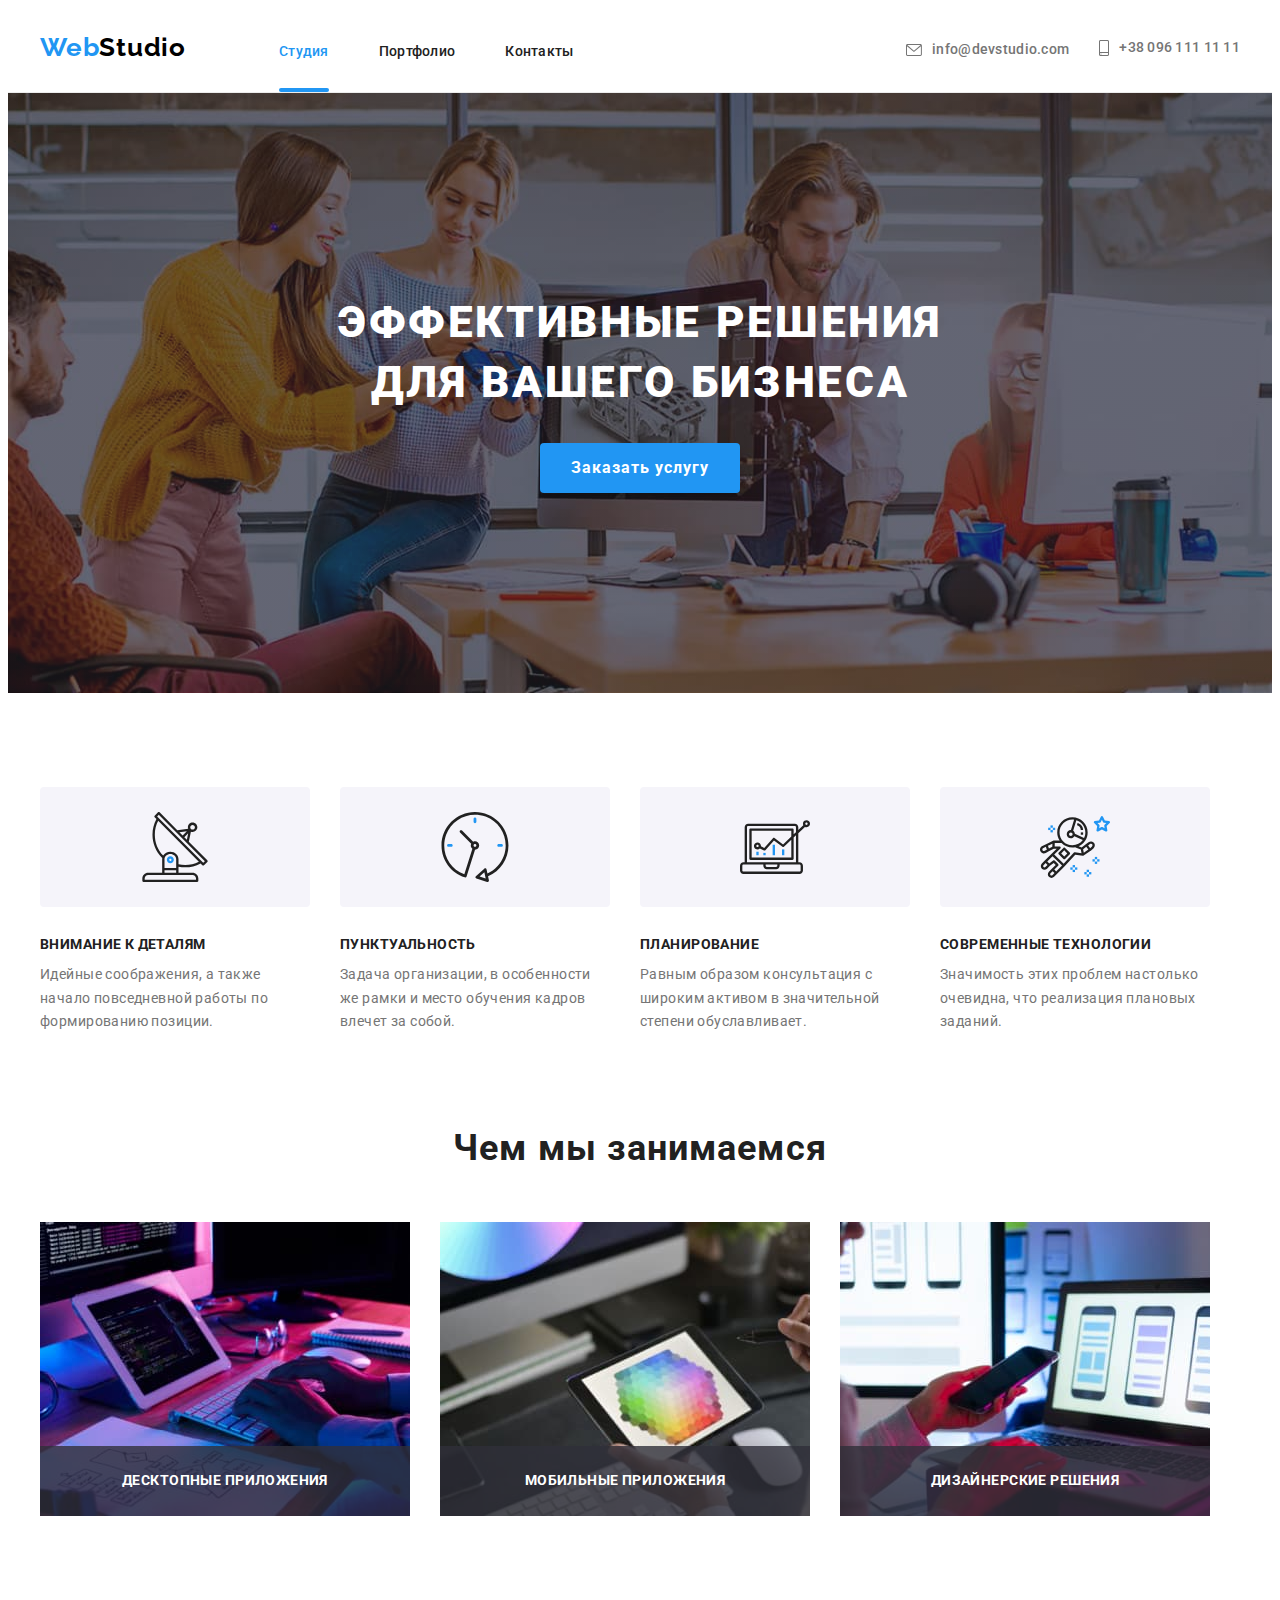
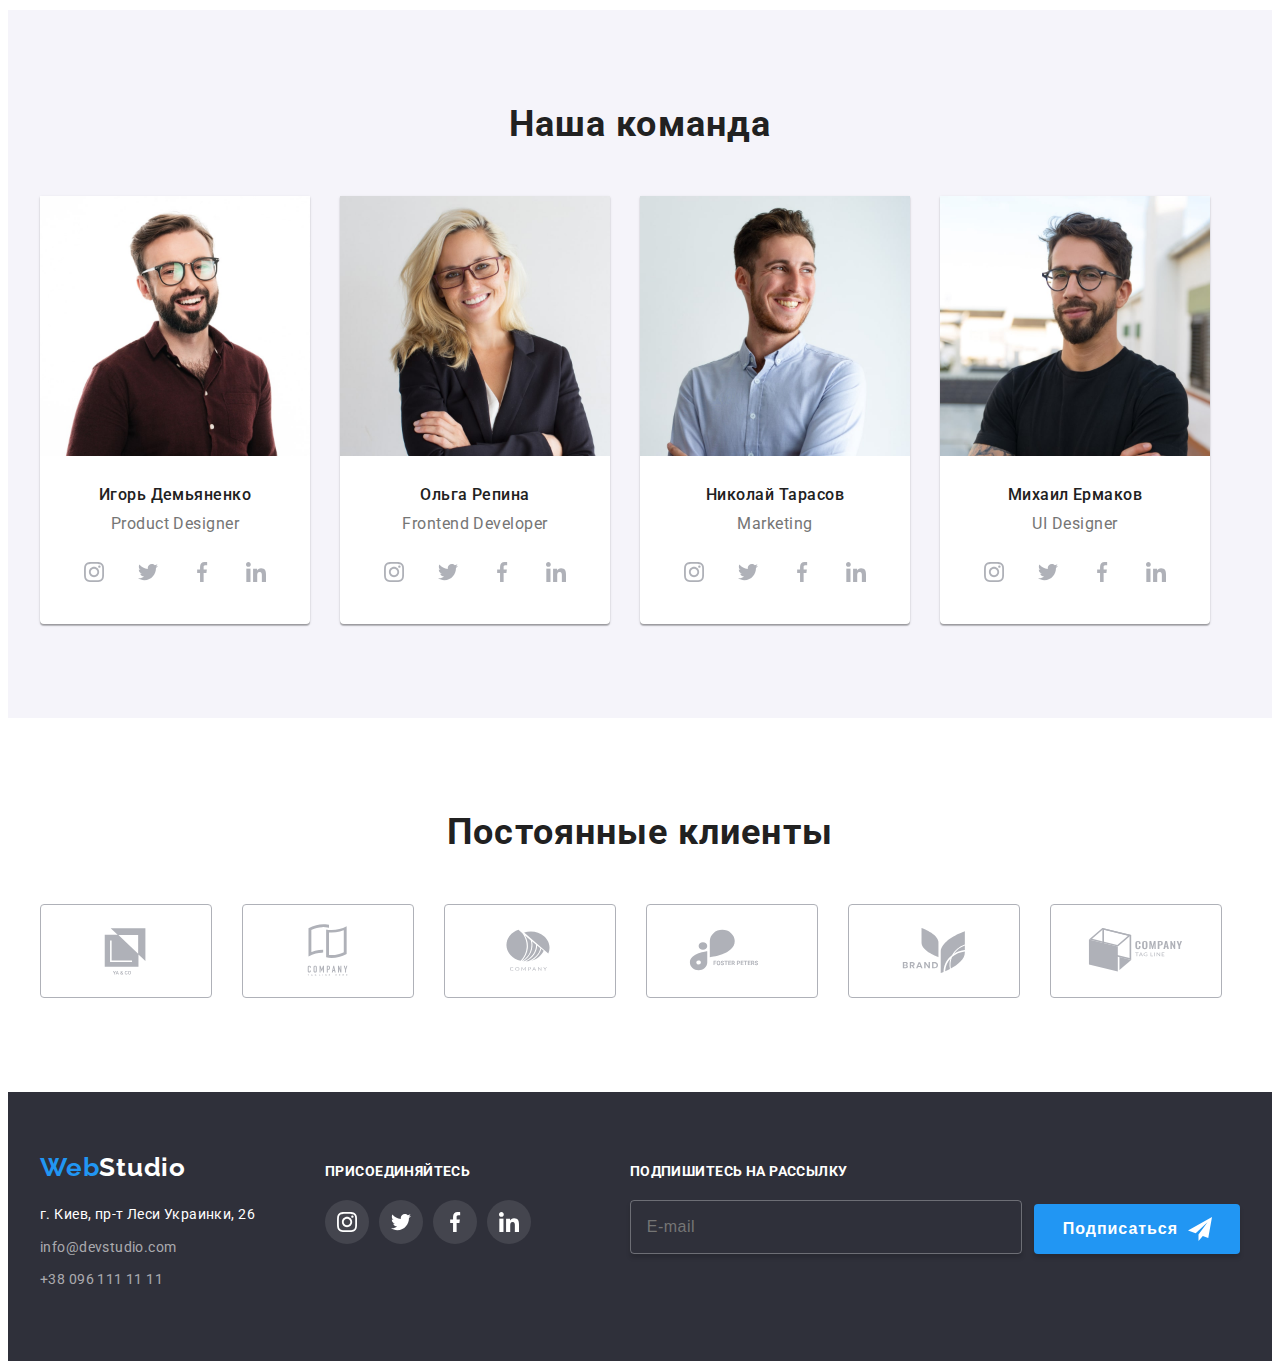
<file: index.html>
<!DOCTYPE html>
<html lang="ru">
  <head>
    <meta charset="UTF-8" />
    <meta http-equiv="X-UA-Compatible" content="IE=edge" />
    <meta name="viewport" content="width=device-width, initial-scale=1.0" />
    <title>WebStudio</title>
    <link rel="preconnect" href="https://fonts.googleapis.com" />
    <link rel="preconnect" href="https://fonts.gstatic.com" crossorigin />
    <link
      href="https://fonts.googleapis.com/css2?family=Raleway:wght@700&family=Roboto:wght@400;500;700;900&display=swap"
      rel="stylesheet"
    />
    <link
      rel="stylesheet"
      href="https://cdnjs.cloudflare.com/ajax/libs/modern-normalize/1.1.0/modern-normalize.min.css"
      integrity="sha512-wpPYUAdjBVSE4KJnH1VR1HeZfpl1ub8YT/NKx4PuQ5NmX2tKuGu6U/JRp5y+Y8XG2tV+wKQpNHVUX03MfMFn9Q=="
      crossorigin="anonymous"
      referrerpolicy="no-referrer"
    />
    <link rel="stylesheet" href="./css/styles.css" />
  </head>
  <body>
    <header class="header">
      <div class="container">
        <a class="header-logo link" lang="en" href="./index.html">
          <span class="header-logo-web">Web</span><span class="header-logo-studio">Studio</span>
        </a>
        <nav>
          <ul class="list wrap">
            <li class="header-list">
              <a class="current header-link link" href="./index.html">Студия</a>
            </li>
            <li class="header-list">
              <a class="header-link link" href="./portfolio.html">Портфолио</a>
            </li>
            <li class="header-list">
              <a class="header-link link" href="">Контакты</a>
            </li>
          </ul>
        </nav>
        <ul class="list wrap header-connect">
          <li class="">
            <a class="header-gmail link" href="mailto:info@devstudio.com">
              <svg class="heder-icon" width="16" height="12">
                <use href="./images/icons.svg#icon-envelope"></use></svg
              >info@devstudio.com</a
            >
          </li>
          <li class="">
            <a class="header-tel link" href="tel:+380961111111">
              <svg class="heder-icon" width="10" height="16">
                <use href="./images/icons.svg#icon-smartphone"></use></svg
              >+38 096 111 11 11</a
            >
          </li>
        </ul>
      </div>
    </header>
    <main class="main">
      <section class="main-title">
        <div class="container">
          <h1 class="main-title-text">Эффективные решения для вашего бизнеса</h1>
          <button class="title-btn" type="button" data-modal-open>Заказать услугу</button>
        </div>
      </section>
      <section class="items">
        <div class="container">
          <ul class="list wrap">
            <li class="items-list">
              <div class="items-icon">
                <svg width="70" height="70">
                  <use href="./images/icons.svg#icon-antenna"></use>
                </svg>
              </div>
              <h3 class="list-item">Внимание к деталям</h3>
              <p class="list-aside">
                Идейные соображения, а также начало повседневной работы по формированию позиции.
              </p>
            </li>
            <li class="items-list">
              <div class="items-icon">
                <svg width="70" height="70">
                  <use href="./images/icons.svg#icon-clock"></use>
                </svg>
              </div>
              <h3 class="list-item">Пунктуальность</h3>
              <p class="list-aside">
                Задача организации, в особенности же рамки и место обучения кадров влечет за собой.
              </p>
            </li>
            <li class="items-list">
              <div class="items-icon">
                <svg width="70" height="70">
                  <use href="./images/icons.svg#icon-diagram"></use>
                </svg>
              </div>
              <h3 class="list-item">Планирование</h3>
              <p class="list-aside">
                Равным образом консультация с широким активом в значительной степени обуславливает.
              </p>
            </li>
            <li class="items-list">
              <div class="items-icon">
                <svg width="70" height="70">
                  <use href="./images/icons.svg#icon-astronaut"></use>
                </svg>
              </div>
              <h3 class="list-item">Современные технологии</h3>
              <p class="list-aside">
                Значимость этих проблем настолько очевидна, что реализация плановых заданий.
              </p>
            </li>
          </ul>
        </div>
      </section>
      <section class="work">
        <div class="container">
          <h2 class="work-title">Чем мы занимаемся</h2>
          <ul class="list wrap">
            <li class="work-list">
              <img
                class="img-no-gap"
                src="./images/img1.jpg"
                width="370"
                height="294"
                alt="Создание структуры и написание кода"
              />
              <p class="work-text">Десктопные приложения</p>
            </li>
            <li class="work-list">
              <img
                class="img-no-gap"
                src="./images/img2.jpg"
                width="370"
                height="294"
                alt="Создание приложения для мобильного"
              />
              <p class="work-text">Мобильные приложения</p>
            </li>
            <li class="work-list">
              <img
                class="img-no-gap"
                src="./images/img3.jpg"
                width="370"
                height="294"
                alt="Подбор цветовых решений"
              />
              <p class="work-text">Дизайнерские решения</p>
            </li>
          </ul>
        </div>
      </section>
      <section class="comands">
        <div class="container">
          <h2 class="comands-title">Наша команда</h2>
          <ul class="list wrap">
            <li class="comands-list">
              <img
                class="img-no-gap"
                src="./images/comand1.jpg"
                width="270"
                height="260"
                alt="Игорь Демьяненко"
              />
              <div class="team-card">
                <h3 class="comands-name">Игорь Демьяненко</h3>
                <p class="comands-prof" lang="en">Product Designer</p>
                <ul class="list comand-soc-list wrap">
                  <li class="comand-soc-item">
                    <a class="comand-soc-link" href="">
                      <svg class="comand-soc-icon" width="20" height="20">
                        <use href="./images/icons.svg#icon-instagram"></use>
                      </svg>
                    </a>
                  </li>
                  <li class="comand-soc-item">
                    <a class="comand-soc-link" href="">
                      <svg class="comand-soc-icon" width="20" height="20">
                        <use href="./images/icons.svg#icon-twitter"></use>
                      </svg>
                    </a>
                  </li>
                  <li class="comand-soc-item">
                    <a class="comand-soc-link" href="">
                      <svg class="comand-soc-icon" width="20" height="20">
                        <use href="./images/icons.svg#icon-facebook"></use>
                      </svg>
                    </a>
                  </li>
                  <li class="comand-soc-item">
                    <a class="comand-soc-link" href="">
                      <svg class="comand-soc-icon" width="20" height="20">
                        <use href="./images/icons.svg#icon-linkedin"></use>
                      </svg>
                    </a>
                  </li>
                </ul>
              </div>
            </li>
            <li class="comands-list">
              <img
                class="img-no-gap"
                src="./images/comand2.jpg"
                width="270"
                height="260"
                alt="Ольга Репина"
              />
              <div class="team-card">
                <h3 class="comands-name">Ольга Репина</h3>
                <p class="comands-prof" lang="en">Frontend Developer</p>
                <ul class="list comand-soc-list">
                  <li class="comand-soc-item">
                    <a class="comand-soc-link" href="">
                      <svg class="comand-soc-icon" width="20" height="20">
                        <use href="./images/icons.svg#icon-instagram"></use>
                      </svg>
                    </a>
                  </li>
                  <li class="comand-soc-item">
                    <a class="comand-soc-link" href="">
                      <svg class="comand-soc-icon" width="20" height="20">
                        <use href="./images/icons.svg#icon-twitter"></use>
                      </svg>
                    </a>
                  </li>
                  <li class="comand-soc-item">
                    <a class="comand-soc-link" href="">
                      <svg class="comand-soc-icon" width="20" height="20">
                        <use href="./images/icons.svg#icon-facebook"></use>
                      </svg>
                    </a>
                  </li>
                  <li class="comand-soc-item">
                    <a class="comand-soc-link" href="">
                      <svg class="comand-soc-icon" width="20" height="20">
                        <use href="./images/icons.svg#icon-linkedin"></use>
                      </svg>
                    </a>
                  </li>
                </ul>
              </div>
            </li>
            <li class="comands-list">
              <img
                class="img-no-gap"
                src="./images/comand3.jpg"
                width="270"
                height="260"
                alt="Николай Тарасов"
              />
              <div class="team-card">
                <h3 class="comands-name">Николай Тарасов</h3>
                <p class="comands-prof" lang="en">Marketing</p>
                <ul class="list comand-soc-list">
                  <li class="comand-soc-item">
                    <a class="comand-soc-link" href="">
                      <svg class="comand-soc-icon" width="20" height="20">
                        <use href="./images/icons.svg#icon-instagram"></use>
                      </svg>
                    </a>
                  </li>
                  <li class="comand-soc-item">
                    <a class="comand-soc-link" href="">
                      <svg class="comand-soc-icon" width="20" height="20">
                        <use href="./images/icons.svg#icon-twitter"></use>
                      </svg>
                    </a>
                  </li>
                  <li class="comand-soc-item">
                    <a class="comand-soc-link" href="">
                      <svg class="comand-soc-icon" width="20" height="20">
                        <use href="./images/icons.svg#icon-facebook"></use>
                      </svg>
                    </a>
                  </li>
                  <li class="comand-soc-item">
                    <a class="comand-soc-link" href="">
                      <svg class="comand-soc-icon" width="20" height="20">
                        <use href="./images/icons.svg#icon-linkedin"></use>
                      </svg>
                    </a>
                  </li>
                </ul>
              </div>
            </li>
            <li class="comands-list">
              <img
                class="img-no-gap"
                src="./images/comand4.jpg"
                width="270"
                height="260"
                alt="Михаил Ермаков"
              />
              <div class="team-card">
                <h3 class="comands-name">Михаил Ермаков</h3>
                <p class="comands-prof" lang="en">UI Designer</p>
                <ul class="list comand-soc-list">
                  <li class="comand-soc-item">
                    <a class="comand-soc-link" href="">
                      <svg class="comand-soc-icon" width="20" height="20">
                        <use href="./images/icons.svg#icon-instagram"></use>
                      </svg>
                    </a>
                  </li>
                  <li class="comand-soc-item">
                    <a class="comand-soc-link" href="">
                      <svg class="comand-soc-icon" width="20" height="20">
                        <use href="./images/icons.svg#icon-twitter"></use>
                      </svg>
                    </a>
                  </li>
                  <li class="comand-soc-item">
                    <a class="comand-soc-link" href="">
                      <svg class="comand-soc-icon" width="20" height="20">
                        <use href="./images/icons.svg#icon-facebook"></use>
                      </svg>
                    </a>
                  </li>
                  <li class="comand-soc-item">
                    <a class="comand-soc-link" href="">
                      <svg class="comand-soc-icon" width="20" height="20">
                        <use href="./images/icons.svg#icon-linkedin"></use>
                      </svg>
                    </a>
                  </li>
                </ul>
              </div>
            </li>
          </ul>
        </div>
      </section>
      <section class="client">
        <div class="container">
          <h2 class="client-title">Постоянные клиенты</h2>
          <ul class="list wrap">
            <li class="client-list">
              <a class="client-link" href="">
                <svg class="client-icon" width="106" height="60">
                  <use href="./images/icons.svg#icon-Logo1"></use>
                </svg>
              </a>
            </li>
            <li class="client-list">
              <a class="client-link" href="">
                <svg class="client-icon" width="106" height="60">
                  <use href="./images/icons.svg#icon-Logo2"></use>
                </svg>
              </a>
            </li>
            <li class="client-list">
              <a class="client-link" href="">
                <svg class="client-icon" width="106" height="60">
                  <use href="./images/icons.svg#icon-Logo3"></use>
                </svg>
              </a>
            </li>
            <li class="client-list">
              <a class="client-link" href="">
                <svg class="client-icon" width="106" height="60">
                  <use href="./images/icons.svg#icon-Logo4"></use>
                </svg>
              </a>
            </li>
            <li class="client-list">
              <a class="client-link" href="">
                <svg class="client-icon" width="106" height="60">
                  <use href="./images/icons.svg#icon-Logo5"></use>
                </svg>
              </a>
            </li>
            <li class="client-list">
              <a class="client-link" href="">
                <svg class="client-icon" width="106" height="60">
                  <use href="./images/icons.svg#icon-Logo6"></use>
                </svg>
              </a>
            </li>
          </ul>
        </div>
      </section>
    </main>
    <footer class="footer">
      <div class="container wrap">
        <div class="footer-item">
          <div class="footer-logo-item">
            <a class="footer-logo link" lang="en" href="./index.html">
              <span class="footer-logo-web">Web</span><span class="footer-logo-studio">Studio</span>
            </a>
          </div>
          <address>
            <ul class="list">
              <li>
                <p class="address">г. Киев, пр-т Леси Украинки, 26</p>
              </li>
              <li>
                <a class="footer-gmail link" href="mailto:info@devstudio.com">info@devstudio.com</a>
              </li>
              <li><a class="footer-tel link" href="tel:+380961111111">+38 096 111 11 11</a></li>
            </ul>
          </address>
        </div>
        <div class="conect">
          <p class="footer-conect-item">присоединяйтесь</p>
          <ul class="list wrap">
            <li class="footer-soc-list">
              <a class="footer-soc-link" href="https://www.instagram.com/">
                <svg width="20" height="20">
                  <use href="./images/icons.svg#icon-instagram"></use>
                </svg>
              </a>
            </li>
            <li class="footer-soc-list">
              <a class="footer-soc-link" href="">
                <svg width="20" height="20">
                  <use href="./images/icons.svg#icon-twitter"></use>
                </svg>
              </a>
            </li>
            <li class="footer-soc-list">
              <a class="footer-soc-link" href="">
                <svg width="20" height="20">
                  <use href="./images/icons.svg#icon-facebook"></use>
                </svg>
              </a>
            </li>
            <li class="footer-soc-list">
              <a class="footer-soc-link" href="">
                <svg width="20" height="20">
                  <use href="./images/icons.svg#icon-linkedin"></use>
                </svg>
              </a>
            </li>
          </ul>
        </div>
        <form class="footer-form">
          <div>
            <label for="footer-mail" class="footer-label">Подпишитесь на рассылку</label>
            <input
              type="text"
              class="footer-input"
              name="mail"
              id="footer-mail"
              placeholder="E-mail"
            />
          </div>
          <button type="submit" class="footer-button">
            Подписаться
            <svg class="footer-button-icon" width="24" height="24">
              <use href="./images/icons.svg#icon-icon-send"></use>
            </svg>
          </button>
        </form>
      </div>
    </footer>
    <div class="backdrop is-hidden" data-modal>
      <div class="modal">
        <button class="modal-btn" type="button" data-modal-close>
          <svg class="client-icon" width="24" height="11">
            <use href="./images/icons.svg#icon-Vector"></use>
          </svg>
        </button>
        <form>
          <p class="modal-title">Оставьте свои данные, мы вам перезвоним</p>
          <div class="modal-field">
            <label class="modal-input" for="user-name">Имя</label>
            <div class="modal-input-wrap">
              <input
                type="text"
                class="modal-user-input"
                name="user-name"
                id="user-name"
                required
              />
              <svg class="input-icon" width="18" height="18">
                <use href="./images/icons.svg#icon-person"></use>
              </svg>
            </div>
          </div>
          <div class="modal-field">
            <label class="modal-input" for="user-tel">Телефон</label>
            <div class="modal-input-wrap">
              <input
                type="tel"
                class="modal-user-input"
                name="user-tel"
                id="user-tel"
                required
                title="+38----------"
              />
              <svg class="input-icon" width="18" height="18">
                <use href="./images/icons.svg#icon-phone"></use>
              </svg>
            </div>
          </div>
          <div class="modal-field">
            <label class="modal-input" for="user-email">Почта</label>
            <div class="modal-input-wrap">
              <input
                type="email"
                class="modal-user-input"
                name="user-email"
                id="user-email"
                required
              />
              <svg class="input-icon" width="18" height="18">
                <use href="./images/icons.svg#icon-email"></use>
              </svg>
            </div>
          </div>
          <div class="modal-field text">
            <label class="modal-input" for="user-text"> Комментарий </label>
            <textarea
              name="user-text"
              id="user-text"
              class="modal-user-coment"
              placeholder="Введите текст"
            ></textarea>
          </div>
          <label class="modal-field-accept">
            <input
              type="checkbox"
              class="input-accept-hidden visually-hidden"
              name="accept"
              value="accept"
            />
            Соглашаюсь с рассылкой и принимаю
            <a href="" class="check-link">Условия договора</a>
            <span class="input-accept"></span>
          </label>
          <button type="submit" class="form-button">Отправить</button>
        </form>
      </div>
    </div>
    <script src="./js/modal.js"></script>
  </body>
</html>
</file>
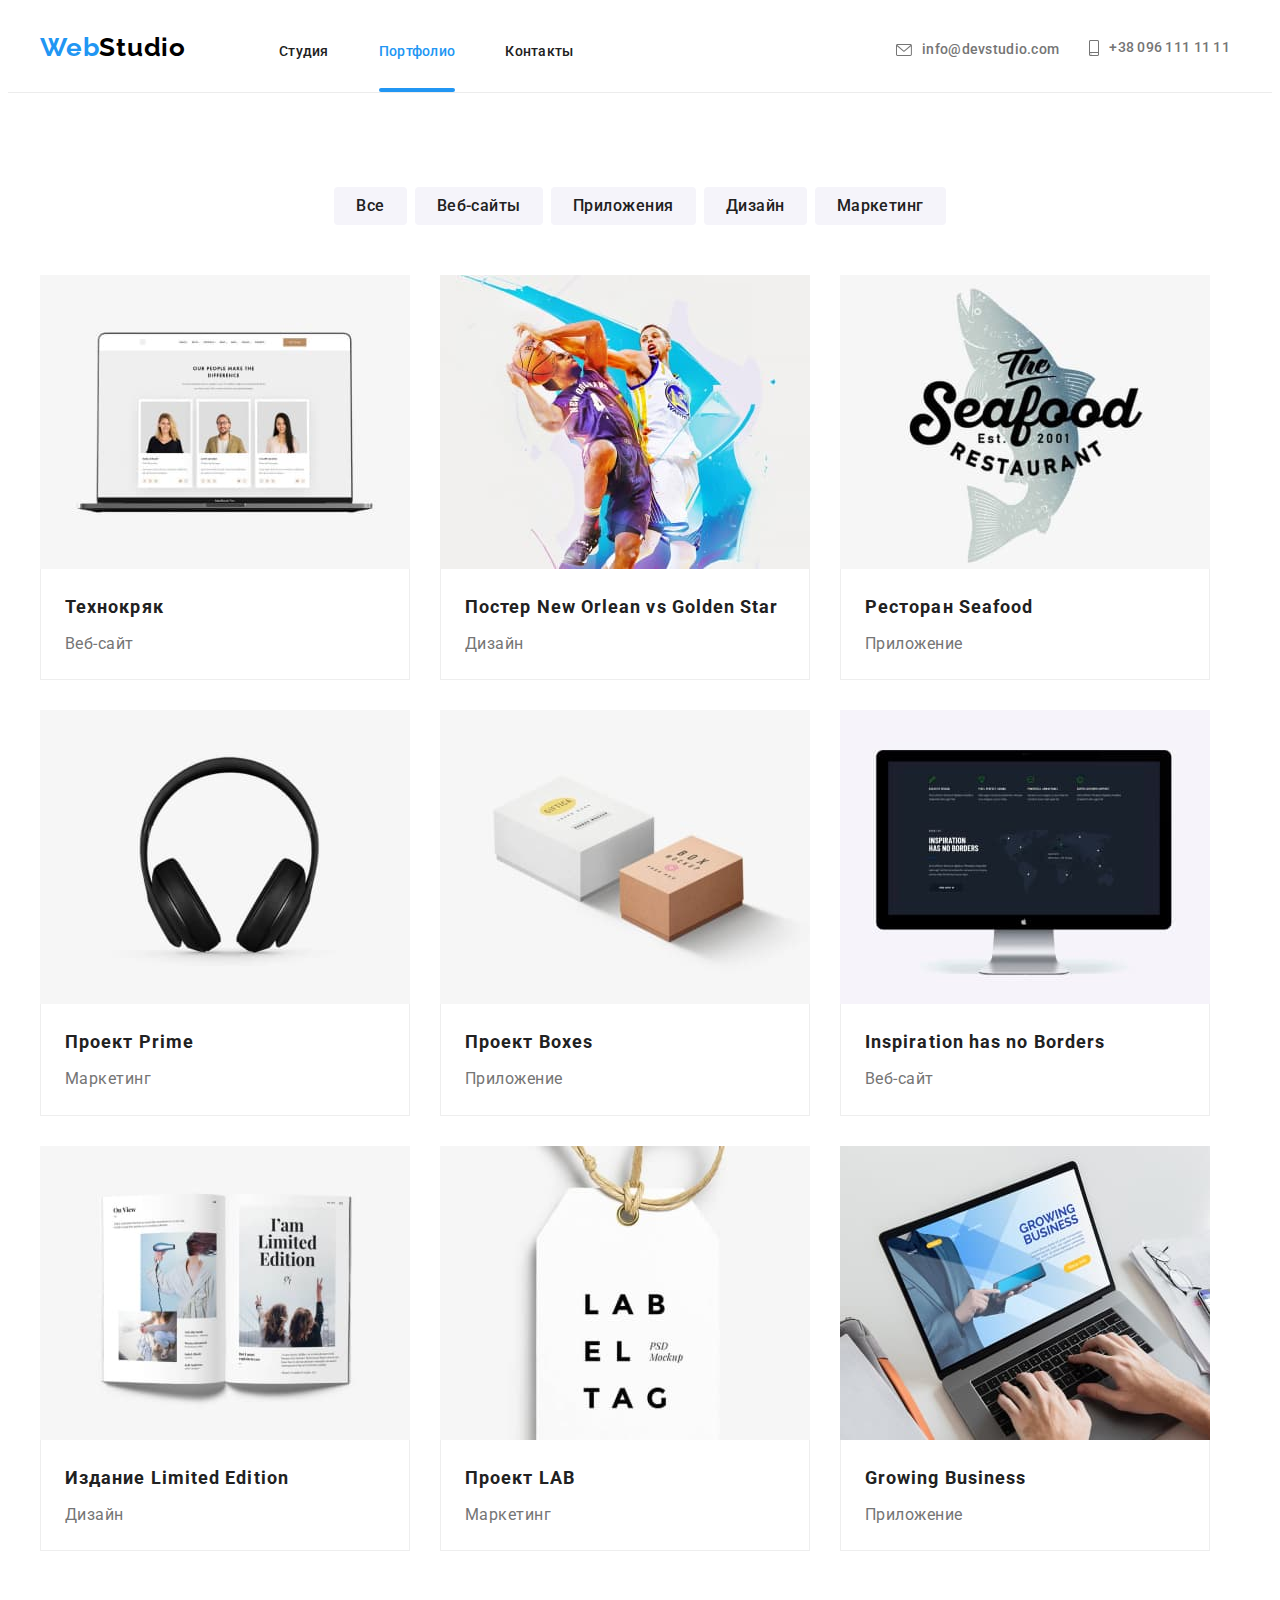
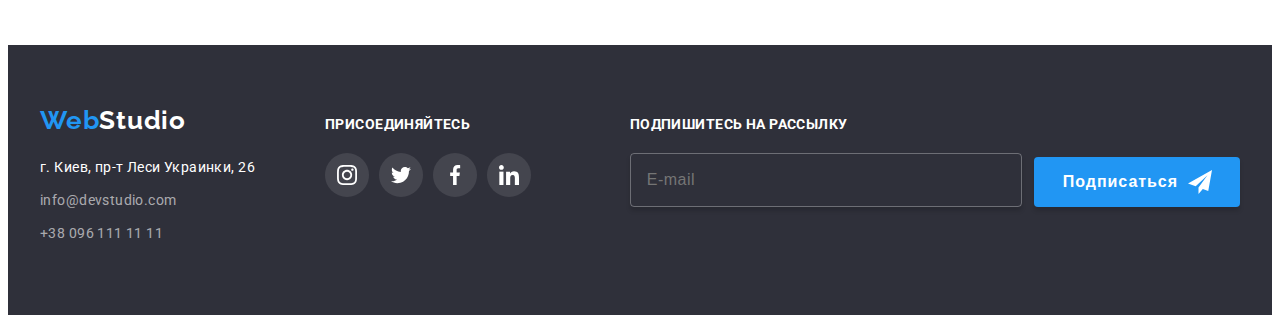
<file: portfolio.html>
<!DOCTYPE html>
<html lang="ru">
  <head>
    <meta charset="UTF-8" />
    <meta http-equiv="X-UA-Compatible" content="IE=edge" />
    <meta name="viewport" content="width=device-width, initial-scale=1.0" />
    <title>WebStudio</title>
    <link rel="preconnect" href="https://fonts.googleapis.com" />
    <link rel="preconnect" href="https://fonts.gstatic.com" crossorigin />
    <link
      href="https://fonts.googleapis.com/css2?family=Raleway:wght@700&family=Roboto:wght@400;500;700;900&display=swap"
      rel="stylesheet"
    />
    <link
      rel="stylesheet"
      href="https://cdnjs.cloudflare.com/ajax/libs/modern-normalize/1.1.0/modern-normalize.min.css"
      integrity="sha512-wpPYUAdjBVSE4KJnH1VR1HeZfpl1ub8YT/NKx4PuQ5NmX2tKuGu6U/JRp5y+Y8XG2tV+wKQpNHVUX03MfMFn9Q=="
      crossorigin="anonymous"
      referrerpolicy="no-referrer"
    />
    <link rel="stylesheet" href="./css/styles.css" />
  </head>
  <body>
    <header class="header">
      <div class="container">
        <a class="header-logo link" lang="en" href="./index.html">
          <span class="header-logo-web">Web</span><span class="header-logo-studio">Studio</span>
        </a>
        <nav>
          <ul class="list wrap">
            <li class="header-list">
              <a class="header-link link" href="./index.html">Студия</a>
            </li>
            <li class="header-list">
              <a class="current header-link link" href="./portfolio.html">Портфолио</a>
            </li>
            <li class="header-list">
              <a class="header-link link" href="">Контакты</a>
            </li>
          </ul>
        </nav>
        <ul class="list wrap header-connect">
          <li>
            <a class="header-gmail link" href="mailto:info@devstudio.com">
              <svg class="heder-icon" width="16" height="12">
                <use href="./images/icons.svg#icon-envelope"></use>
              </svg>
              info@devstudio.com
            </a>
          </li>
          <li>
            <a class="header-tel heder-icon link" href="tel:+380961111111">
              <svg class="heder-icon" width="10" height="16">
                <use href="./images/icons.svg#icon-smartphone"></use>
              </svg>
              +38 096 111 11 11
            </a>
          </li>
        </ul>
      </div>
    </header>
    <main>
      <h1 class="visually-hidden">WebStudio Портфолио</h1>
      <section class="portfolio">
        <div class="container">
          <ul class="list wrap list-button">
            <li class="button-item">
              <button class="btn-portfolio" type="button">Все</button>
            </li>
            <li class="button-item">
              <button class="btn-portfolio" type="button">Веб-сайты</button>
            </li>
            <li class="button-item">
              <button class="btn-portfolio" type="button">Приложения</button>
            </li>
            <li class="button-item">
              <button class="btn-portfolio" type="button">Дизайн</button>
            </li>
            <li class="button-item">
              <button class="btn-portfolio" type="button">Маркетинг</button>
            </li>
          </ul>
          <ul class="list list-portfolio">
            <li class="item-portfolio">
              <div class="portfolio-top-wrap">
                <img
                  class="img-portfolio"
                  src="./images/portfolio1.jpg"
                  width="370"
                  height="294"
                  alt="Технокряк"
                />
                <p class="portfolio-top-text">
                  Ресурс предлагает комплексные предложения с разным уровнем функционала и сервисов.
                  Все это позволит посетителю получить исчерпывающие сведения о компании или частном
                  лице.
                </p>
              </div>
              <div class="item-text-portfolio">
                <h2 class="filter-title">Технокряк</h2>
                <p class="filter-item">Веб-сайт</p>
              </div>
            </li>
            <li class="item-portfolio">
              <div class="portfolio-top-wrap">
                <img
                  class="img-portfolio"
                  src="./images/portfolio2.jpg"
                  width="370"
                  height="294"
                  alt="Постер New Orlean vs Golden Star"
                />
                <p class="portfolio-top-text">
                  Ресурс предлагает комплексные предложения с разным уровнем функционала и сервисов.
                  Все это позволит посетителю получить исчерпывающие сведения о компании или частном
                  лице.
                </p>
              </div>
              <div class="item-text-portfolio">
                <h2 class="filter-title">
                  Постер <span lang="en">New Orlean vs Golden Star</span>
                </h2>
                <p class="filter-item">Дизайн</p>
              </div>
            </li>
            <li class="item-portfolio">
              <div class="portfolio-top-wrap">
                <img
                  class="img-portfolio"
                  src="./images/portfolio3.jpg"
                  width="370"
                  height="294"
                  alt="Ресторан Seafood"
                />
                <p class="portfolio-top-text">
                  Ресурс предлагает комплексные предложения с разным уровнем функционала и сервисов.
                  Все это позволит посетителю получить исчерпывающие сведения о компании или частном
                  лице.
                </p>
              </div>
              <div class="item-text-portfolio">
                <h2 class="filter-title">Ресторан <span lang="en">Seafood</span></h2>
                <p class="filter-item">Приложение</p>
              </div>
            </li>
            <li class="item-portfolio">
              <div class="portfolio-top-wrap">
                <img
                  class="img-portfolio"
                  src="./images/portfolio4.jpg"
                  width="370"
                  height="294"
                  alt="Проект Prime"
                />
                <p class="portfolio-top-text">
                  Ресурс предлагает комплексные предложения с разным уровнем функционала и сервисов.
                  Все это позволит посетителю получить исчерпывающие сведения о компании или частном
                  лице.
                </p>
              </div>
              <div class="item-text-portfolio">
                <h2 class="filter-title">Проект <span lang="en">Prime</span></h2>
                <p class="filter-item">Маркетинг</p>
              </div>
            </li>
            <li class="item-portfolio">
              <div class="portfolio-top-wrap">
                <img
                  class="img-portfolio"
                  src="./images/portfolio5.jpg"
                  width="370"
                  height="294"
                  alt="Проект Boxes"
                />
                <p class="portfolio-top-text">
                  Ресурс предлагает комплексные предложения с разным уровнем функционала и сервисов.
                  Все это позволит посетителю получить исчерпывающие сведения о компании или частном
                  лице.
                </p>
              </div>
              <div class="item-text-portfolio">
                <h2 class="filter-title">Проект <span lang="en">Boxes</span></h2>
                <p class="filter-item">Приложение</p>
              </div>
            </li>
            <li class="item-portfolio">
              <div class="portfolio-top-wrap">
                <img
                  class="img-portfolio"
                  src="./images/portfolio6.jpg"
                  width="370"
                  height="294"
                  alt="Inspiration has no Borders"
                />
                <p class="portfolio-top-text">
                  Ресурс предлагает комплексные предложения с разным уровнем функционала и сервисов.
                  Все это позволит посетителю получить исчерпывающие сведения о компании или частном
                  лице.
                </p>
              </div>
              <div class="item-text-portfolio">
                <h2 class="filter-title" lang="en">Inspiration has no Borders</h2>
                <p class="filter-item">Веб-сайт</p>
              </div>
            </li>
            <li class="item-portfolio">
              <div class="portfolio-top-wrap">
                <img
                  class="img-portfolio"
                  src="./images/portfolio7.jpg"
                  width="370"
                  height="294"
                  alt="Издание Limited Edition"
                />
                <p class="portfolio-top-text">
                  Ресурс предлагает комплексные предложения с разным уровнем функционала и сервисов.
                  Все это позволит посетителю получить исчерпывающие сведения о компании или частном
                  лице.
                </p>
              </div>
              <div class="item-text-portfolio">
                <h2 class="filter-title">Издание <span lang="en">Limited Edition</span></h2>
                <p class="filter-item">Дизайн</p>
              </div>
            </li>
            <li class="item-portfolio">
              <div class="portfolio-top-wrap">
                <img
                  class="img-portfolio"
                  src="./images/portfolio8.jpg"
                  width="370"
                  height="294"
                  alt="Проект LAB"
                />
                <p class="portfolio-top-text">
                  Ресурс предлагает комплексные предложения с разным уровнем функционала и сервисов.
                  Все это позволит посетителю получить исчерпывающие сведения о компании или частном
                  лице.
                </p>
              </div>
              <div class="item-text-portfolio">
                <h2 class="filter-title">Проект <span lang="en">LAB</span></h2>
                <p class="filter-item">Маркетинг</p>
              </div>
            </li>
            <li class="item-portfolio">
              <div class="portfolio-top-wrap">
                <img
                  class="img-portfolio"
                  src="./images/portfolio9.jpg"
                  width="370"
                  height="294"
                  alt="Growing Business"
                />
                <p class="portfolio-top-text">
                  Ресурс предлагает комплексные предложения с разным уровнем функционала и сервисов.
                  Все это позволит посетителю получить исчерпывающие сведения о компании или частном
                  лице.
                </p>
              </div>
              <div class="item-text-portfolio">
                <h2 class="filter-title" lang="en">Growing Business</h2>
                <p class="filter-item">Приложение</p>
              </div>
            </li>
          </ul>
        </div>
      </section>
    </main>
    <footer class="footer">
      <div class="container wrap">
        <div class="footer-item">
          <div class="footer-logo-item">
            <a class="footer-logo link" lang="en" href="./index.html">
              <span class="footer-logo-web">Web</span><span class="footer-logo-studio">Studio</span>
            </a>
          </div>
          <address>
            <ul class="list">
              <li>
                <p class="address">г. Киев, пр-т Леси Украинки, 26</p>
              </li>
              <li>
                <a class="footer-gmail link" href="mailto:info@devstudio.com">info@devstudio.com</a>
              </li>
              <li><a class="footer-tel link" href="tel:+380961111111">+38 096 111 11 11</a></li>
            </ul>
          </address>
        </div>
        <div class="conect">
          <p class="footer-conect-item">присоединяйтесь</p>
          <ul class="list wrap">
            <li class="footer-soc-list">
              <a class="footer-soc-link" href="https://www.instagram.com/">
                <svg width="20" height="20">
                  <use href="./images/icons.svg#icon-instagram"></use>
                </svg>
              </a>
            </li>
            <li class="footer-soc-list">
              <a class="footer-soc-link" href="">
                <svg width="20" height="20">
                  <use href="./images/icons.svg#icon-twitter"></use>
                </svg>
              </a>
            </li>
            <li class="footer-soc-list">
              <a class="footer-soc-link" href="">
                <svg width="20" height="20">
                  <use href="./images/icons.svg#icon-facebook"></use>
                </svg>
              </a>
            </li>
            <li class="footer-soc-list">
              <a class="footer-soc-link" href="">
                <svg width="20" height="20">
                  <use href="./images/icons.svg#icon-linkedin"></use>
                </svg>
              </a>
            </li>
          </ul>
        </div>
        <form class="footer-form">
          <div>
            <label for="footer-mail" class="footer-label">Подпишитесь на рассылку</label>
            <input
              type="text"
              class="footer-input"
              name="mail"
              id="footer-mail"
              placeholder="E-mail"
            />
          </div>
          <button type="submit" class="footer-button">
            Подписаться
            <svg class="footer-button-icon" width="24" height="24">
              <use href="./images/icons.svg#icon-icon-send"></use>
            </svg>
          </button>
        </form>
      </div>
    </footer>
  </body>
</html>
</file>
<file: css/styles.css>
:root {
    --title-text-color: #212121;    
    --accent-color: #2196F3;
    --logo-web: #2196F3;
    --logo-studio-heder: #000000;
    --logo-studio-footor: #FFFFFF;
}

body { 
    font-family: 'Roboto',  Tahoma, sans-serif;
    color: #757575;
}

p, h1, h2, h3, h4, h5, h6 {
    margin: 0;
}

ul, ol {
    padding-left: 0;
    margin: 0;
}

.visually-hidden {
    position: absolute;
    white-space: nowrap;
    width: 1px;
    height: 1px;
    overflow: hidden;
    border: 0;
    padding: 15px;
    clip: rect(0 0 0 0);
    clip-path: inset(50%);
    margin: -1px;
}

.list { 
    list-style: none;
}

.link { 
    text-decoration: none; 
}
.container {
    width: 1200px;
    margin-right: auto;
    margin-left: auto;
    padding-right: 15px;
    padding-left: 15px;
}

.wrap {
    display: flex;
    align-items: baseline;
}

.img-no-gap {
    display: block;
}

.backdrop {
    position: fixed;
    top: 0;
    left: 0;
    width: 100%;
    height: 100%;
    background-color: rgba(0, 0, 0, 0.2);
    display: flex;
    align-items: center;
    justify-content: center;
    transform: scale(1);
    transition: 
        transform 1500ms cubic-bezier(0.4, 0, 0.2, 1), 
        opacity 1500ms cubic-bezier(0.4, 0, 0.2, 1), 
        visibility 1500ms cubic-bezier(0.4, 0, 0.2, 1); 
}

.backdrop.is-hidden .modal {
    transform: scale(0); 
}

.is-hidden {
    opacity: 0;
    pointer-events: none;
    visibility: hidden;
}

.modal {
    position: absolute;
    padding: 40px;
    width: 528px;
    min-height: 581px;    
    border-radius: 4px;
    background-color: #ffffff;
    transition: transform 1500ms cubic-bezier(0.4, 0, 0.2, 1);
}

.modal-btn {
    position: absolute;
    top: 8px;
    right: 8px;
    width: 30px;
    height: 30px;
    border-radius: 50%;
    background-color: transparent;
    border: 1px solid rgba(0, 0, 0, 0.1);
    display: flex;
    justify-content: center;
    align-items: center; 
    cursor: pointer;   
}
.client-icon {
    transition: fill 250ms cubic-bezier(0.4, 0, 0.2, 1);;
}
.modal-btn:hover .client-icon {
  fill: var(--accent-color);  
}
.modal-title {
    font-weight: 700;
    font-size: 20px;
    line-height: 1.15;
    text-align: center;
    letter-spacing: 0.03em;    
    color: var(--title-text-color);
    margin-bottom: 12px;
}

.modal-field {
    /* outline: 1px dashed red; */
    margin-bottom: 10px;
}
.modal-field.text {
    /* outline: 1px dashed red; */
    margin-bottom: 20px;
}

.modal-input {
    display: block;
    font-size: 12px;
    line-height: 1.17;
    letter-spacing: 0.01em;
    color: #757575;

    margin-bottom: 4px;
}

.modal-user-input {
    width: 100%;
    height: 40px;
    border: 1px solid rgba(33, 33, 33, 0.2);
    border-radius: 4px;
    padding-left: 42px;
    transition: border-color 250ms cubic-bezier(0.4, 0, 0.2, 1);
}

.modal-user-coment {    
    width: 100%;
    height: 120px;
    border: 1px solid rgba(33, 33, 33, 0.2);
    border-radius: 4px;
    padding: 12px 16px;
    resize: none;
    transition: border-color 250ms cubic-bezier(0.4, 0, 0.2, 1);
}
.modal-user-coment::placeholder {
font-size: 12px;
line-height: 1.17;
letter-spacing: 0.01em;

color: rgba(117, 117, 117, 0.5);
}

.modal-input-wrap {
    position: relative;
}

.input-icon {
    position: absolute;
    top: 50%;
    left: 12px;
    transform: translateY(-50%);
    fill: var(--title-text-color);
    transition: fill 250ms cubic-bezier(0.4, 0, 0.2, 1);
}
.modal-field:focus-within .input-icon {
    fill: var(--accent-color);
}
.modal-field:focus-within .modal-user-input {
    outline: none;
    border-color: var(--accent-color);
}
.modal-field:focus-within .modal-user-coment {
    outline: none;
    border-color: var(--accent-color);
}
.check-text {
    display: block;
    font-weight: 400;
    font-size: 14px;
    /* line-height: 1.71; */
    letter-spacing: 0.03em;    
    color: #757575;

    margin-bottom: 30px;
}
.check-link {
    color: var(--accent-color);
}
.form-button {
    display: block;
    color: var(--logo-studio-footor);
    font-family: inherit;
    font-weight: 700;
    font-size: 16px;
    line-height: 1.88;
    text-align: center;
    letter-spacing: 0.06em;

    background: var(--accent-color);
    border-radius: 4px;
    border: none;
    cursor: pointer;

    margin-left: auto;
    margin-right: auto;
    padding: 10px 55px 10px 56px;
    transition: background-color 250ms cubic-bezier(0.4, 0, 0.2, 1), box-shadow 250ms cubic-bezier(0.4, 0, 0.2, 1);
}
.form-button:hover {
    background-color: #188CE8;
    box-shadow: 0px 4px 4px rgba(0, 0, 0, 0.15);
}
.modal-field-accept {
    /* outline: 1px dashed tomato; */
    position: relative;
    display: block;

    color: #757575;
    font-size: 14px;
    line-height: 1.71;
    letter-spacing: 0.03em;
    
    padding-left: 36px;
    margin-bottom: 30px;
}
.input-accept {
    display: block;
    position: absolute;
    left: 12px;
    top: 50%;
    transform: translateY(-50%);

    width: 16px;
    height: 15px;
    border: 2px solid var(--title-text-color);
    border-radius: 4px;
}

.input-accept-hidden:checked ~ .input-accept {
    background-color: var(--accent-color);
    border: none;
    background-image: url(../images/icon-accept.svg);
    background-repeat: no-repeat;
    background-size: auto;
    background-position: center;
}

/*----------HEADER----------*/
.header {    
    border-bottom: 1px solid #ECECEC;
}

.header-connect {
    margin-left: auto;
}

.header .container {
    display: flex;
    align-items: baseline;
}

.header-logo {
    font-family: 'Raleway';
    font-style: normal;
    font-weight: 700;
    font-size: 26px;
    line-height: 1.19;
    letter-spacing: 0.03em;
    margin-right: 93px;
    padding: 24px 0;
}

.header-logo-web {
    color: var(--logo-web);
}

.header-logo-studio {
    color: var(--logo-studio-heder);
}

.header-link {
    font-weight: 500;
    font-size: 14px;
    line-height: 1.14;
    letter-spacing: 0.02em;
    color: #212121;
    transition: color 250ms cubic-bezier(0.4, 0, 0.2, 1);
}

.header-link:hover,
.header-link:focus {
    color: var(--accent-color);
}

.header-list {
    padding: 32px 0;
    position: relative;
}

.header-list:not(:last-child) {
    margin-right: 50px;
}

.current {
    color: var(--accent-color);
}

.current::after {
    position: absolute;
    content: '';    
    left: 0;
    bottom: 0;    
    width: 100%;
    height: 4px;
    border-radius: 2px;
    background: var(--accent-color);    
}

.header-gmail,
.header-tel {
    font-weight: 500;
    font-size: 14px;
    line-height: 1.14;
    letter-spacing: 0.02em;
    color: #757575;
    fill: #757575;
    display: flex;
    align-items: center;
    transition: color 250ms cubic-bezier(0.4, 0, 0.2, 1), fill 250ms cubic-bezier(0.4, 0, 0.2, 1);
}

.header-gmail {
    margin-right: 30px;
}

.header-gmail:hover,
.header-gmail:focus,
.header-tel:hover,
.header-tel:focus {
    color: var(--accent-color);
    fill: var(--accent-color);
}

.heder-icon {
    margin-right: 10px;
}

/*----------FOOTER----------*/

.footer { 
    background: #2F303A;
    padding: 60px 0;
}

.footer-item {
    margin-right: 70px;
}

.footer-logo {
    font-family: 'Raleway';
    font-style: normal;
    font-weight: 700;
    font-size: 26px;
    line-height: 1.19;
    letter-spacing: 0.03em;
}

.footer-logo-item {
    margin-bottom: 20px;
}

.footer-logo-web { 
    color: var(--logo-web);
}

.footer-logo-studio { 
    color: var(--logo-studio-footor); 
}

.address {
    font-style: normal;
    font-weight: 400;
    font-size: 14px;
    line-height: 1.71;
    letter-spacing: 0.03em;
    color: #FFFFFF;
    margin-bottom: 9px;
}

.footer-gmail,
.footer-tel {
    font-style: normal;
    font-weight: 400;
    font-size: 14px;
    line-height: 1.71;
    letter-spacing: 0.03em;
    color: rgba(255, 255, 255, 0.6);
    transition: color 250ms cubic-bezier(0.4, 0, 0.2, 1);
}

.footer-gmail:hover,
.footer-gmail:focus,
.footer-tel:hover,
.footer-tel:focus {
    color: var(--accent-color);
}

.footer-gmail,
.footer-tel {
    display: block;
    margin-bottom: 9px;
}

.footer-conect-item {
    font-weight: 700;
    font-size: 14px;
    line-height: 1.14;
    letter-spacing: 0.03em;
    text-transform: uppercase;    
    color: #FFFFFF;
    margin-bottom: 20px;
}

.footer-soc-list + .footer-soc-list {
    margin-left: 10px;
}

.footer-soc-link {
    width: 44px;
    height: 44px;
    background-color: rgba(255, 255, 255, 0.1);
    border-radius: 50%;
    display: flex;
    justify-content: center;
    align-items: center;
    fill: #ffffff;
    transition: background-color 250ms cubic-bezier(0.4, 0, 0.2, 1);
}

.footer-soc-link:hover,
.footer-soc-link:focus {
    background-color: var(--accent-color);
    color: #ffffff;
}

.footer-form {
    display: flex;
    align-items: flex-end;
    margin-left: auto;
}
.footer-label {
    display: block;

    color: var(--logo-studio-footor);
    font-weight: 700;
    font-size: 14px;
    line-height: 1.14;
    letter-spacing: 0.03em;
    text-transform: uppercase;

    margin-bottom: 20px;
}
.footer-input{
    width: 358px;
    height: 50px;

    border: 1px solid rgba(255, 255, 255, 0.3);
    box-shadow: 0px 4px 4px rgba(0, 0, 0, 0.15);
    border-radius: 4px;
    background-color: transparent;

    padding-left: 16px;
    padding-right: 16px;

}
.footer-input:placeholder-shown {
    font-size: 16px;
    letter-spacing: 0.03em;
    color: rgba(255, 255, 255, 0.6);
}
.footer-button {
    color: var(--logo-studio-footor);
    font-weight: 700;
    font-size: 16px;
    line-height: 1.88;
    letter-spacing: 0.06em;

    background: var(--accent-color);
    box-shadow: 0px 4px 4px rgba(0, 0, 0, 0.15);
    border-radius: 4px;
    border: none;
    cursor: pointer;

    display: flex;
    align-items: center;

   padding: 10px 28px 10px 29px;
   margin-left: 12px; 
   transition: background-color 250ms cubic-bezier(0.4, 0, 0.2, 1), box-shadow 250ms cubic-bezier(0.4, 0, 0.2, 1);
}
.footer-button:hover {
    background-color: #188CE8;
    box-shadow: 0px 4px 4px rgba(0, 0, 0, 0.15);
}
.footer-button-icon {
    margin-left: 10px;
}

/*----------MAIN-STUDIO----------*/
/*----------SECTION-TITLE----------*/

.main-title {
    background-color: #2F303A;
    padding: 200px 0;
    text-align: center;
    background-image: linear-gradient(rgba(47, 48, 58, 0.4), rgba(47, 48, 58, 0.4)), url(../images/img_fon.jpg);
    background-repeat: no-repeat;
    background-position: 50% 50%;
}

.main-title-text {
    font-weight: 900;
    font-size: 44px;
    line-height: 1.36;
    letter-spacing: 0.06em;
    text-transform: uppercase;
    color: #FFFFFF;
    max-width: 700px;
    margin: 0 auto 30px auto ; 
}


.title-btn {
    font-family: 'Roboto';
    font-style: normal;
    font-weight: 700;
    font-size: 16px;
    line-height: 1.87;
    display: flex;
    align-items: center;
    text-align: center;
    letter-spacing: 0.06em;
    cursor: pointer;
    min-width: 200px;
    min-height: 50px;
    color: #FFFFFF;    
    box-shadow: 0px 4px 4px rgba(0, 0, 0, 0.15);
    border: none;
    border-radius: 4px;
    background-color: var(--accent-color);
    margin: auto;
    justify-content: center;
    transition: background-color 250ms cubic-bezier(0.4, 0, 0.2, 1);
}

.title-btn:hover, 
.title-btn:focus {
    color: #FFFFFF;
    background-color: #188CE8;
}

/*----------SECTION-ITEMS----------*/

.items {
    padding-top: 94px;
    padding-bottom: 94px;
}
.items-list {
    width: 270px;
}

.items-list:not(:last-child) {
    margin-right: 30px;
}

.items-icon {
    width: 270px;
    height: 120px;
    background-color: #F5F4FA;
    border-radius: 4px;
    margin-bottom: 30px;
    display: flex;
    justify-content: center;
    align-items: center;
}

.list-item {    
    font-size: 14px;
    line-height: 1.14;
    letter-spacing: 0.03em;
    text-transform: uppercase;
    margin-bottom: 10px;
    color: var(--title-text-color);
}

.list-aside {
    font-size: 14px;
    line-height: 1.71;
    letter-spacing: 0.03em;
    
}

/*----------SECTION-WORK----------*/

.work {
    position: relative;
    padding-top: 94px;
    padding-bottom: 94px;
}
.work-title {
    position: absolute;
    top: 0;
    left: 50%;
    transform: translate(-50%);
    font-weight: 700;
    font-size: 36px;
    line-height: 1.16;
    text-align: center;
    letter-spacing: 0.03em;
    color: var(--title-text-color);
    margin-bottom: 50px;
}

.work-list:not(:last-child) {
    margin-right: 30px;
}

.work-list {
    position: relative;
}

.work-text {
    position: absolute;
    bottom: 0;
    width: 100%;
    padding-top: 27px;
    padding-bottom: 27px;
    font-weight: 700;
    font-size: 14px;
    line-height: 1.14;
    text-align: center;
    letter-spacing: 0.03em;
    text-transform: uppercase;    
    color: #FFFFFF;
    background-color: rgba(47, 48, 58, 0.8);  
    
}

/*----------SECTION-COMANDS----------*/

.comands { 
    background: #F5F4FA;
    padding: 94px 0;
}

.comands-title {
    font-weight: 700;
    font-size: 36px;
    line-height: 1.16;
    text-align: center;
    letter-spacing: 0.03em;
    margin-bottom: 50px;
    color: #212121;
}

.comands-list {
    background: #FFFFFF;
    box-shadow: 
    0px 1px 3px rgba(0, 0, 0, 0.12),
    0px 1px 1px rgba(0, 0, 0, 0.14),
    0px 2px 1px rgba(0, 0, 0, 0.2);
    border-radius: 0 0 4px 4px;
}

.comands-list:not(:last-child) {
    margin-right: 30px;
}

.team-card {
    padding-top: 30px;
    padding-bottom: 30px;
}

.comands-name {
    font-weight: 500;
    font-size: 16px;
    line-height: 1.18;
    text-align: center;
    letter-spacing: 0.03em;
    margin-bottom: 10px;
    color: var(--title-text-color);    
}

.comands-prof {
    font-size: 16px;
    line-height: 1.18;
    text-align: center;
    letter-spacing: 0.03em;
    margin-bottom: 16px;
}

.comand-soc-list {
    display: flex;
    justify-content: center;
}

.comand-soc-item + .comand-soc-item {
    margin-left: 10px;
}

.comand-soc-link {
    width: 44px;
    height: 44px;    
    border-radius: 50%;
    display: flex;
    justify-content: center;
    align-items: center;
    fill: #AFB1B8;
    transition: background-color 250ms cubic-bezier(0.4, 0, 0.2, 1);
}

.comand-soc-link:hover,
.comand-soc-link:focus {
    background-color: var(--accent-color);
    fill: #FFFFFF;
}

/*----------SECTION-CLIENT----------*/

.client {
    padding: 94px 0;
}

.client-title {
    font-weight: 700;
    font-size: 36px;
    line-height: 1.16;
    text-align: center;
    letter-spacing: 0.03em;
    margin-bottom: 50px;
    color: #212121;
}

.client-list +.client-list {
    margin-left: 30px;
}

.client-link {
    width: 170px;
    height: 92px;
    display: flex;
    justify-content: center;
    align-items: center;
    border: 1px solid #AFB1B8;
    border-radius: 4px;
    fill: #AFB1B8;
    transition: fill 250ms cubic-bezier(0.4, 0, 0.2, 1), border 250ms cubic-bezier(0.4, 0, 0.2, 1);
}

.client-link:hover,
.client-link:focus {
    border: 1px solid var(--accent-color);
    fill: var(--accent-color);
}

/*----------MAIN-PORTFOLIO----------*/

.portfolio {
    padding-top: 94px;
    padding-bottom: 94px;
}

.list-button {
    margin-bottom: 50px;
    justify-content: center;
}

.button-item:not(:last-child) {
    margin-right: 8px;
}

.btn-portfolio {
    font-family: 'Roboto';
    font-style: normal;
    font-weight: 500;
    font-size: 16px;
    line-height: 1.62;
    letter-spacing: 0.03em;
    cursor: pointer;
    border: none;
    border-radius: 4px;
    color: #212121;
    background-color: #F5F4FA;
    padding: 6px 22px;
    text-align: center;
    transition: background-color 250ms cubic-bezier(0.4, 0, 0.2, 1), box-shadow 250ms cubic-bezier(0.4, 0, 0.2, 1);
}

.btn-portfolio:hover, 
.btn-portfolio:focus {
    color: #FFFFFF;
    background-color: var(--accent-color);
    box-shadow: 
    0px 3px 1px rgba(0, 0, 0, 0.1),
    0px 1px 2px rgba(0, 0, 0, 0.08),
    0px 2px 2px rgba(0, 0, 0, 0.12);
}
.list-portfolio {
    display: flex;
    flex-wrap: wrap;
}

.item-portfolio {
    width: 370px;
    margin-right: 30px;
    margin-bottom: 30px;
    transition: box-shadow 250ms cubic-bezier(0.4, 0, 0.2, 1);
}

.item-portfolio:hover,
.item-portfolio:focus {    
    box-shadow: 
    0px 3px 1px rgba(0, 0, 0, 0.1),
    0px 1px 2px rgba(0, 0, 0, 0.08),
    0px 2px 2px rgba(0, 0, 0, 0.12);
    border-radius: 4px;
}

.item-portfolio:hover .portfolio-top-text {
    transform: translateY(0%);
}

.item-portfolio:nth-child(3n) {
    margin-right: 0;
}

.item-portfolio:nth-last-child(-n+3) {
    margin-bottom: 0;
}

.portfolio-top-wrap {
    position: relative;
    overflow: hidden;
}

.img-portfolio {
    display: flex;
}

.portfolio-top-text {
    position: absolute;
    top: 0;
    background-color: rgba(33, 150, 243, 0.9);;
    color: #ffffff;
    font-weight: 400;
    font-size: 18px;
    line-height: 1.55;
    letter-spacing: 0.03em;
    padding: 63px 24px;
    height: 100%;
    transform: translateY(101%);
    transition: transform 250ms cubic-bezier(0.4, 0, 0.2, 1);
    overflow: auto;
}

.item-text-portfolio {
    border-right : 1px solid #EEEEEE;
    border-bottom: 1px solid #EEEEEE;
    border-left: 1px solid #EEEEEE;
    padding:  20px 24px;    
}

.filter-title {
    font-weight: 700;
    font-size: 18px;
    line-height: 2;
    letter-spacing: 0.06em;
    color: var(--title-text-color);
    margin-bottom: 4px;    
}

.filter-item {
    font-size: 16px;
    line-height: 1.9;
    letter-spacing: 0.03em;
}
</file>
